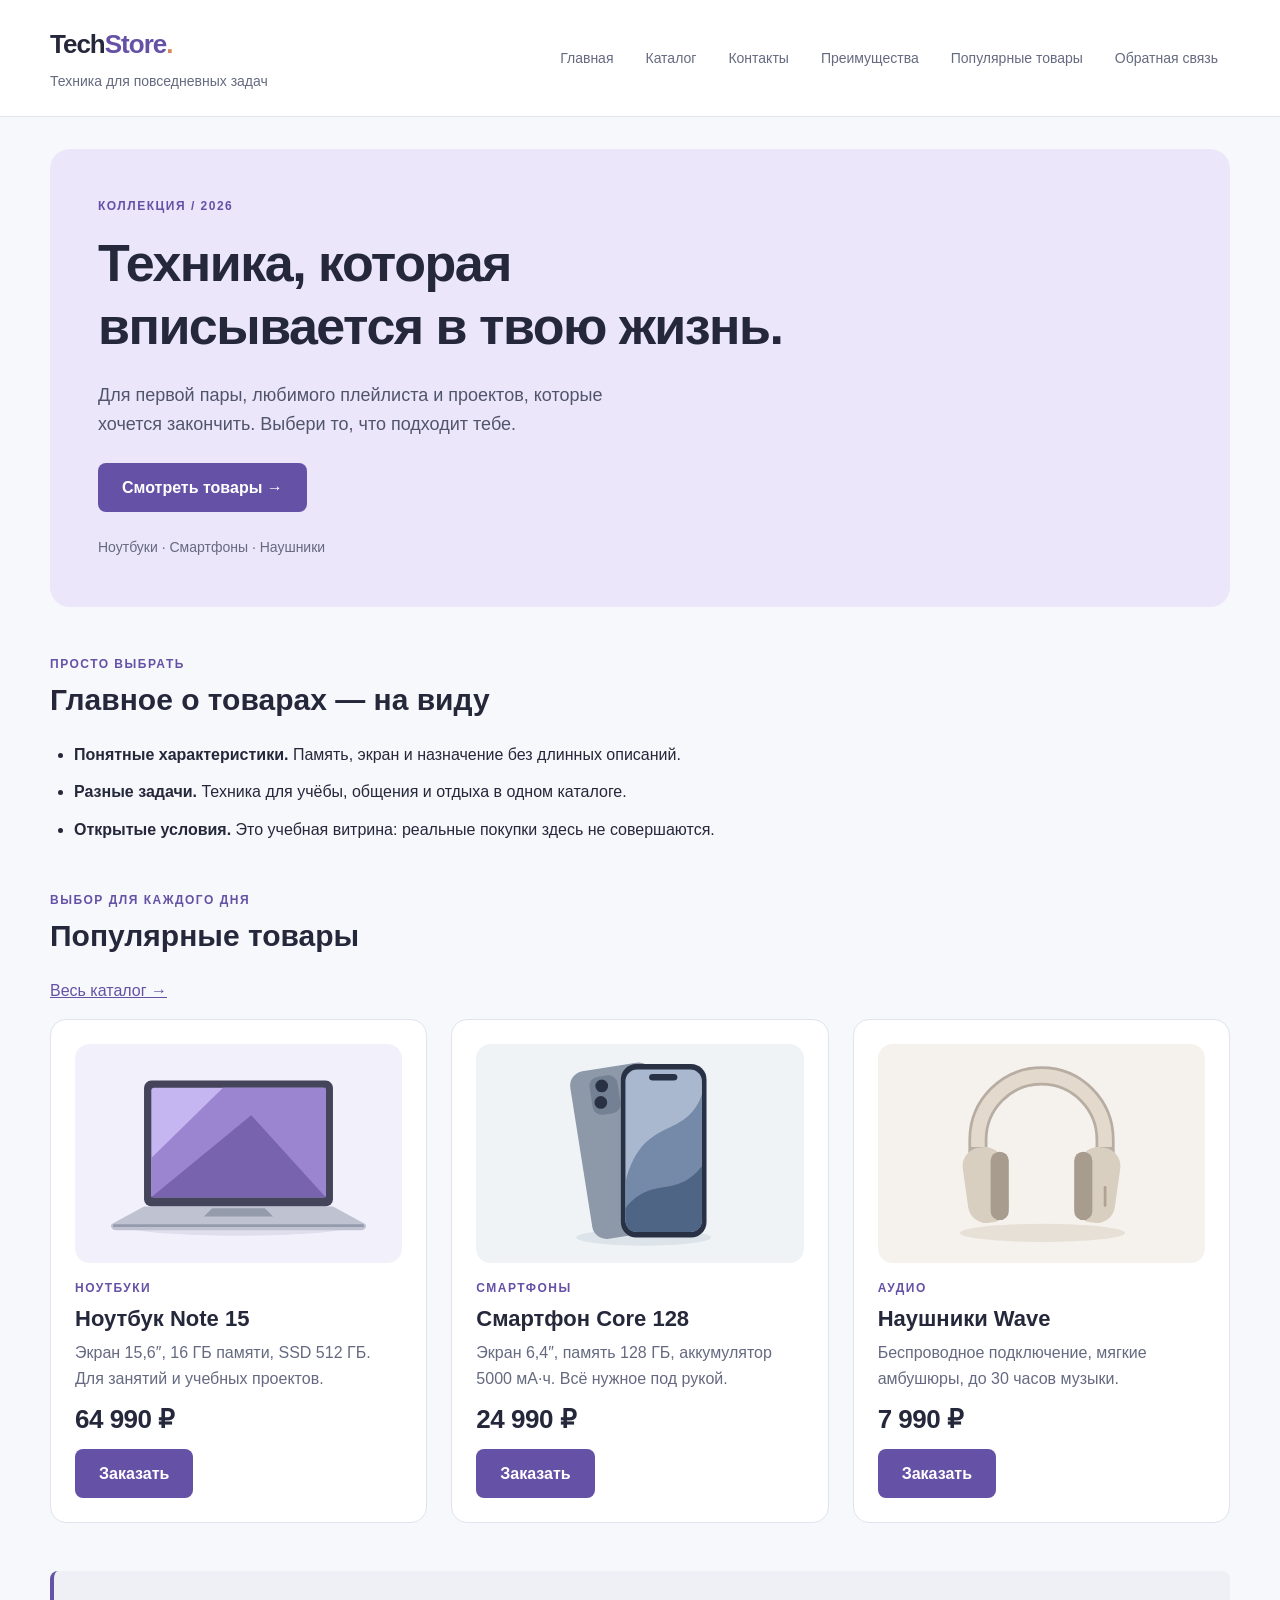
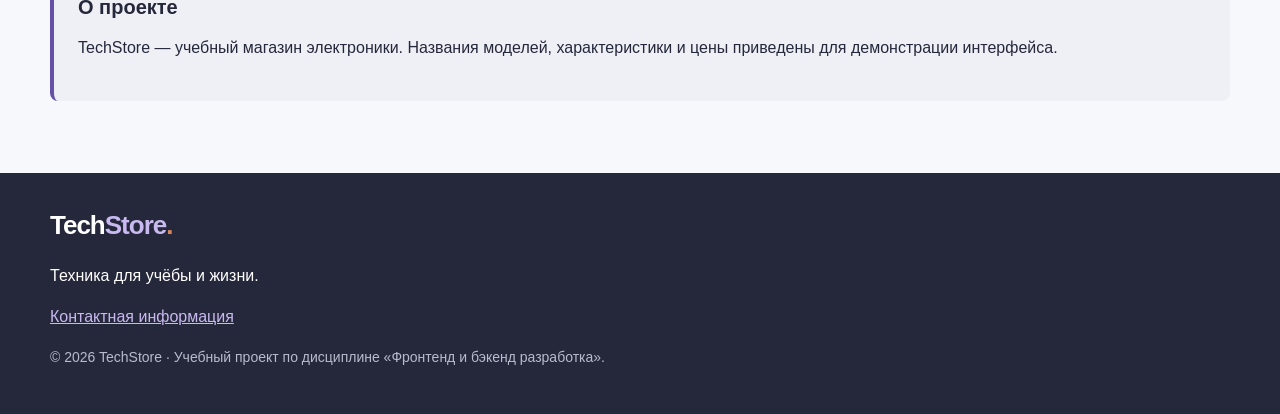
<file: index.html>
<!DOCTYPE html>
<html lang="ru">
<head>
  <meta charset="UTF-8">
  <meta name="viewport" content="width=device-width, initial-scale=1.0">
  <meta name="description" content="Учебная витрина TechStore: ноутбуки, смартфоны и наушники для учёбы и жизни.">
  <title>TechStore — техника для учёбы и жизни</title>
  <link rel="stylesheet" href="css/style.css?v=6">
  <script src="js/main.js?v=3" defer></script>
</head>
<body>
  <header>
    <div class="site-header">
      <div class="header-brand">
        <a class="site-logo" href="index.html">Tech<span>Store</span><span class="logo-dot">.</span></a>
        <p class="site-caption">Техника для повседневных задач</p>
      </div>
      <nav class="site-nav" aria-label="Основная навигация">
        <ul class="site-nav__list">
          <li><a href="index.html">Главная</a></li>
          <li><a href="catalog.html">Каталог</a></li>
          <li><a href="contacts.html">Контакты</a></li>
          <li><a href="index.html#advantages">Преимущества</a></li>
          <li><a href="index.html#popular">Популярные товары</a></li>
          <li><a href="index.html#contacts">Обратная связь</a></li>
        </ul>
      </nav>
    </div>
  </header>
  <main>
    <section class="hero">
      <p class="eyebrow">КОЛЛЕКЦИЯ / 2026</p>
      <h1>Техника, которая<br>вписывается в твою жизнь.</h1>
      <p class="hero-description">Для первой пары, любимого плейлиста и проектов, которые хочется закончить. Выбери то, что подходит тебе.</p>
      <a class="button" href="#popular">Смотреть товары →</a>
      <p class="hero-note">Ноутбуки · Смартфоны · Наушники</p>
    </section>
    <p class="success-message" id="success-message" role="status" hidden>Форма успешно отправлена! Это учебная проверка: данные не переданы и заказ не оформлен.</p>
    <section class="section" id="advantages">
      <p class="eyebrow">ПРОСТО ВЫБРАТЬ</p>
      <h2>Главное о товарах — на виду</h2>
      <ul class="advantages-list">
        <li><strong>Понятные характеристики.</strong> Память, экран и назначение без длинных описаний.</li>
        <li><strong>Разные задачи.</strong> Техника для учёбы, общения и отдыха в одном каталоге.</li>
        <li><strong>Открытые условия.</strong> Это учебная витрина: реальные покупки здесь не совершаются.</li>
      </ul>
    </section>
    <section class="section" id="popular">
      <p class="eyebrow">ВЫБОР ДЛЯ КАЖДОГО ДНЯ</p>
      <h2>Популярные товары</h2>
      <p><a href="catalog.html">Весь каталог →</a></p>
      <div class="products-grid">
        <article class="product-card" id="note-15">
          <img class="product-image" src="images/laptop.svg" width="360" height="240" alt="Серебристый ноутбук с фиолетовым экраном">
          <p class="product-category">НОУТБУКИ</p>
          <h3>Ноутбук Note 15</h3>
          <p class="product-description">Экран 15,6″, 16 ГБ памяти, SSD 512 ГБ. Для занятий и учебных проектов.</p>
          <p class="product-price">64 990 ₽</p>
          <button class="button product-card__button" type="button" data-product="Ноутбук Note 15">Заказать</button>
        </article>
        <article class="product-card" id="core-128">
          <img class="product-image" src="images/phone.svg" width="360" height="240" alt="Смартфон графитового цвета с большим экраном">
          <p class="product-category">СМАРТФОНЫ</p>
          <h3>Смартфон Core 128</h3>
          <p class="product-description">Экран 6,4″, память 128 ГБ, аккумулятор 5000 мА·ч. Всё нужное под рукой.</p>
          <p class="product-price">24 990 ₽</p>
          <button class="button product-card__button" type="button" data-product="Смартфон Core 128">Заказать</button>
        </article>
        <article class="product-card" id="wave">
          <img class="product-image" src="images/headphones.svg" width="360" height="240" alt="Беспроводные накладные наушники светлого цвета">
          <p class="product-category">АУДИО</p>
          <h3>Наушники Wave</h3>
          <p class="product-description">Беспроводное подключение, мягкие амбушюры, до 30 часов музыки.</p>
          <p class="product-price">7 990 ₽</p>
          <button class="button product-card__button" type="button" data-product="Наушники Wave">Заказать</button>
        </article>
      </div>
    </section>
    <aside class="aside-info">
      <h2>О проекте</h2>
      <p>TechStore — учебный магазин электроники. Названия моделей, характеристики и цены приведены для демонстрации интерфейса.</p>
    </aside>
  </main>
  <footer id="contacts">
    <div class="site-footer">
      <a class="site-logo" href="index.html">Tech<span>Store</span><span class="logo-dot">.</span></a>
      <p>Техника для учёбы и жизни.</p>
      <p><a href="contacts.html">Контактная информация</a></p>
      <p class="footer-note">© 2026 TechStore · Учебный проект по дисциплине «Фронтенд и бэкенд разработка».</p>
    </div>
  </footer>
  <dialog class="order-dialog" id="order-dialog" aria-labelledby="order-dialog-title">
    <h2 id="order-dialog-title">Оформление заявки</h2>
    <p id="selected-product-name"></p>
    <p class="form-note">Учебная форма. Данные проверяются только в браузере.</p>
    <form class="order-form" id="order-form" action="#" method="post" novalidate>
      <input id="selected-product" name="selected-product" type="hidden">
      <div class="form-field">
        <label for="order-name">Имя</label>
        <input id="order-name" name="name" type="text" minlength="2" maxlength="60" placeholder="Введите ваше имя" autocomplete="given-name" required>
      </div>
      <div class="form-field">
        <label for="order-email">E-mail</label>
        <input id="order-email" name="email" type="email" placeholder="example@mail.ru" autocomplete="email" required>
      </div>
      <div class="form-field">
        <label for="order-phone">Телефон</label>
        <input id="order-phone" name="phone" type="tel" inputmode="tel" autocomplete="tel" placeholder="+7 (900) 000-00-00" pattern="^\+7 \(\d{3}\) \d{3}-\d{2}-\d{2}$" aria-describedby="phone-hint" required>
        <small id="phone-hint">Формат: +7 (900) 000-00-00</small>
      </div>
      <div class="form-field">
        <label for="order-date">Дата связи (необязательно)</label>
        <input id="order-date" name="date" type="date">
      </div>
      <div class="form-field">
        <label for="order-topic">Тема заявки</label>
        <select id="order-topic" name="topic" required>
          <option value="">Выберите тему</option>
          <option value="product">Заказ товара</option>
          <option value="consultation">Консультация</option>
          <option value="delivery">Доставка</option>
        </select>
      </div>
      <div class="form-field">
        <label for="order-comment">Комментарий (необязательно)</label>
        <textarea id="order-comment" name="comment" rows="3" maxlength="1000" placeholder="Что вы хотите уточнить?"></textarea>
      </div>
      <div class="form-field form-field--checkbox">
        <label for="order-agreement"><input id="order-agreement" name="agreement" type="checkbox" required> Я согласен на обработку данных</label>
      </div>
      <div class="form-actions">
        <button class="button button-secondary" type="button" id="close-order-dialog">Закрыть</button>
        <button class="button" type="submit">Отправить заявку</button>
      </div>
    </form>
  </dialog>
</body>
</html>
</file>
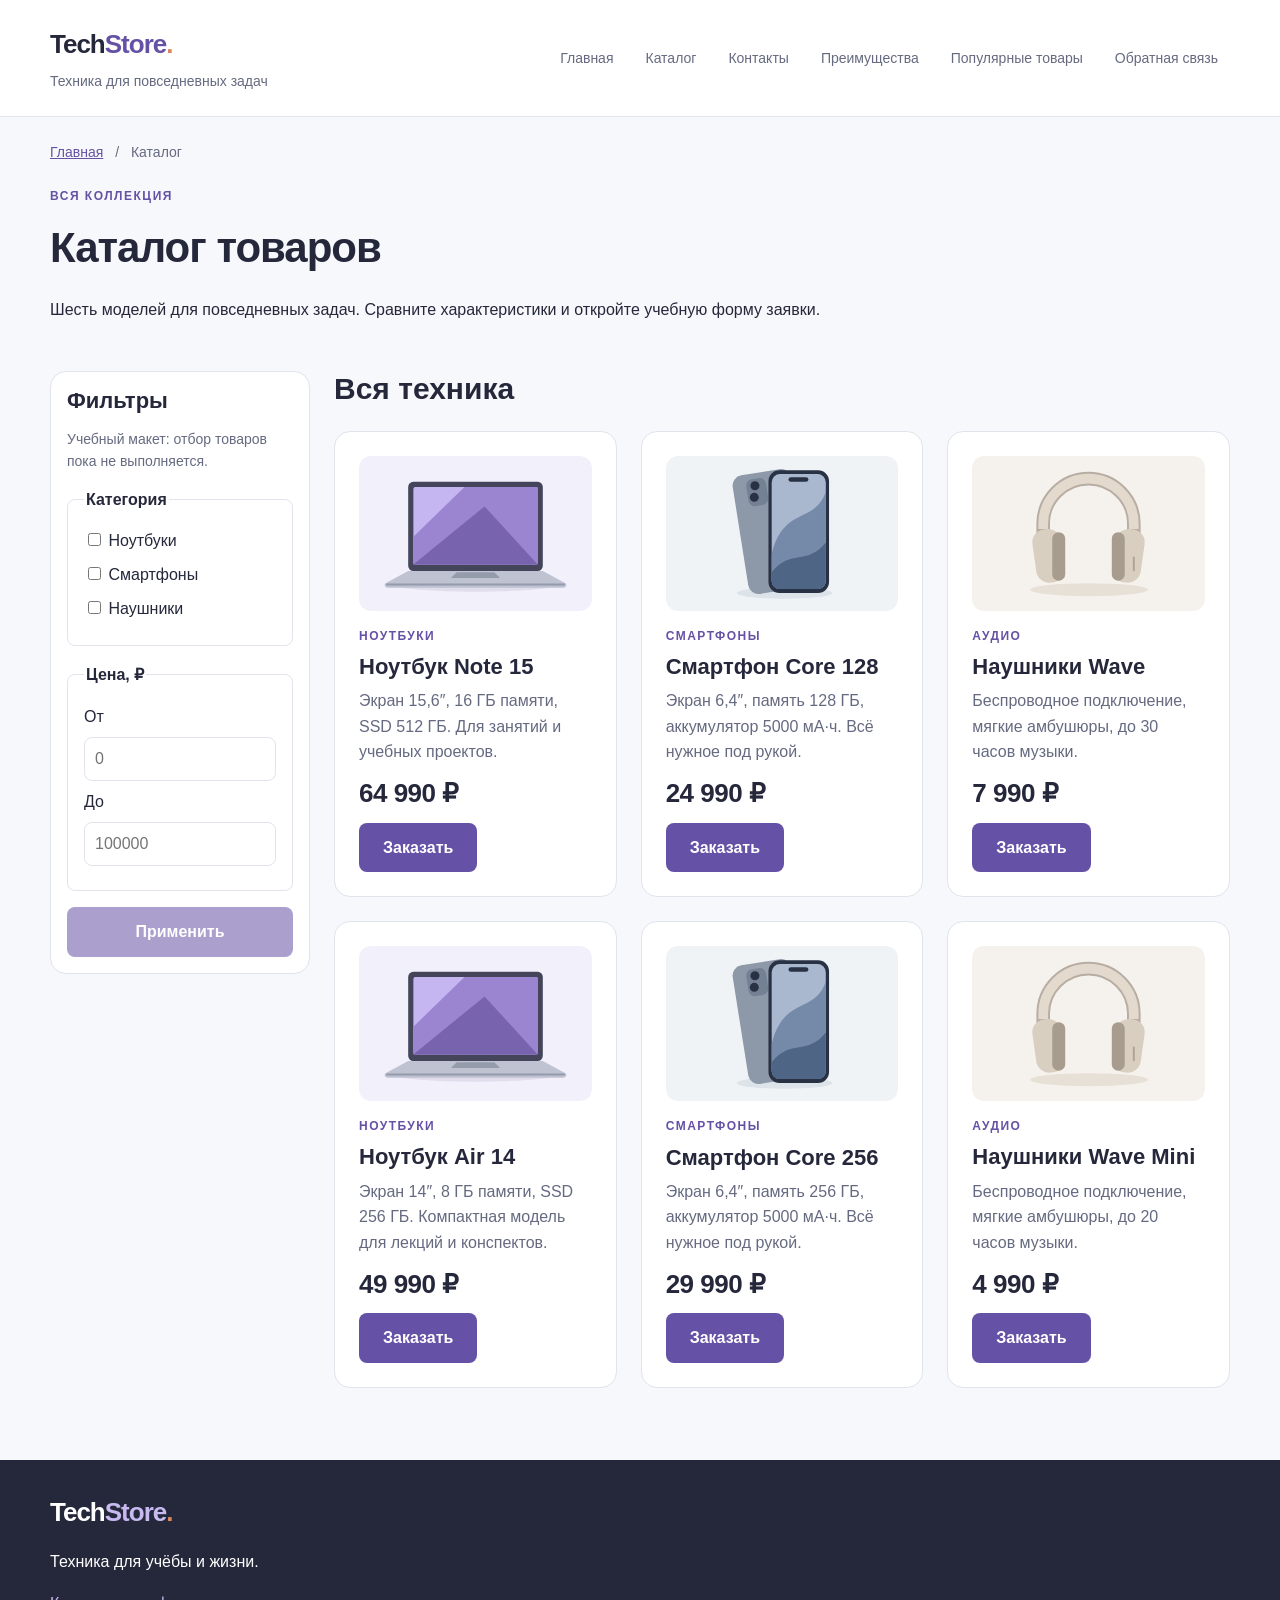
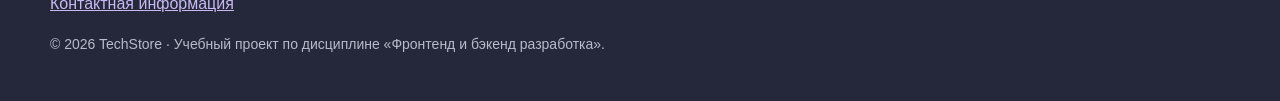
<file: catalog.html>
<!DOCTYPE html>
<html lang="ru">
<head>
  <meta charset="UTF-8">
  <meta name="viewport" content="width=device-width, initial-scale=1.0">
  <meta name="description" content="Каталог TechStore: учебные модели ноутбуков, смартфонов и наушников с характеристиками и ценами.">
  <title>Каталог товаров — TechStore</title>
  <link rel="stylesheet" href="css/style.css?v=6">
  <script src="js/main.js?v=3" defer></script>
</head>
<body>
  <header>
    <div class="site-header">
      <div class="header-brand">
        <a class="site-logo" href="index.html">Tech<span>Store</span><span class="logo-dot">.</span></a>
        <p class="site-caption">Техника для повседневных задач</p>
      </div>
      <nav class="site-nav" aria-label="Основная навигация">
        <ul class="site-nav__list">
          <li><a href="index.html">Главная</a></li>
          <li><a href="catalog.html">Каталог</a></li>
          <li><a href="contacts.html">Контакты</a></li>
          <li><a href="index.html#advantages">Преимущества</a></li>
          <li><a href="index.html#popular">Популярные товары</a></li>
          <li><a href="index.html#contacts">Обратная связь</a></li>
        </ul>
      </nav>
    </div>
  </header>
  <main>
    <nav class="breadcrumbs" aria-label="Хлебные крошки">
      <a href="index.html">Главная</a><span aria-current="page">Каталог</span>
    </nav>
    <section class="section">
      <p class="eyebrow">ВСЯ КОЛЛЕКЦИЯ</p>
      <h1 class="page-title">Каталог товаров</h1>
      <p>Шесть моделей для повседневных задач. Сравните характеристики и откройте учебную форму заявки.</p>
    </section>
    <p class="success-message" id="success-message" role="status" hidden>Форма успешно отправлена! Это учебная проверка: данные не переданы и заказ не оформлен.</p>
    <section class="catalog-layout" aria-label="Каталог и фильтры">
      <aside class="catalog-filters">
        <h2>Фильтры</h2>
        <p class="form-note" id="filters-note">Учебный макет: отбор товаров пока не выполняется.</p>
        <form class="filters-form" action="#" method="get">
          <fieldset>
            <legend>Категория</legend>
            <label for="category-laptops"><input id="category-laptops" name="category" type="checkbox" value="laptops"> Ноутбуки</label>
            <label for="category-phones"><input id="category-phones" name="category" type="checkbox" value="phones"> Смартфоны</label>
            <label for="category-audio"><input id="category-audio" name="category" type="checkbox" value="audio"> Наушники</label>
          </fieldset>
          <fieldset>
            <legend>Цена, ₽</legend>
            <label for="price-from">От</label>
            <input id="price-from" name="price-from" type="number" min="0" placeholder="0">
            <label for="price-to">До</label>
            <input id="price-to" name="price-to" type="number" min="0" placeholder="100000">
          </fieldset>
          <button class="button" type="submit" aria-describedby="filters-note" disabled>Применить</button>
        </form>
      </aside>
    <section class="catalog-products">
      <h2>Вся техника</h2>
      <div class="products-grid">
        <article class="product-card" id="note-15">
          <img class="product-image" src="images/laptop.svg" width="360" height="240" alt="Серебристый ноутбук с фиолетовым экраном">
          <p class="product-category">НОУТБУКИ</p>
          <h3>Ноутбук Note 15</h3>
          <p class="product-description">Экран 15,6″, 16 ГБ памяти, SSD 512 ГБ. Для занятий и учебных проектов.</p>
          <p class="product-price">64 990 ₽</p>
          <button class="button product-card__button" type="button" data-product="Ноутбук Note 15">Заказать</button>
        </article>
        <article class="product-card" id="core-128">
          <img class="product-image" src="images/phone.svg" width="360" height="240" alt="Смартфон графитового цвета с большим экраном">
          <p class="product-category">СМАРТФОНЫ</p>
          <h3>Смартфон Core 128</h3>
          <p class="product-description">Экран 6,4″, память 128 ГБ, аккумулятор 5000 мА·ч. Всё нужное под рукой.</p>
          <p class="product-price">24 990 ₽</p>
          <button class="button product-card__button" type="button" data-product="Смартфон Core 128">Заказать</button>
        </article>
        <article class="product-card" id="wave">
          <img class="product-image" src="images/headphones.svg" width="360" height="240" alt="Беспроводные накладные наушники светлого цвета">
          <p class="product-category">АУДИО</p>
          <h3>Наушники Wave</h3>
          <p class="product-description">Беспроводное подключение, мягкие амбушюры, до 30 часов музыки.</p>
          <p class="product-price">7 990 ₽</p>
          <button class="button product-card__button" type="button" data-product="Наушники Wave">Заказать</button>
        </article>
        <article class="product-card" id="air-14">
          <img class="product-image" src="images/laptop.svg" width="360" height="240" alt="Серебристый ноутбук с фиолетовым экраном">
          <p class="product-category">НОУТБУКИ</p>
          <h3>Ноутбук Air 14</h3>
          <p class="product-description">Экран 14″, 8 ГБ памяти, SSD 256 ГБ. Компактная модель для лекций и конспектов.</p>
          <p class="product-price">49 990 ₽</p>
          <button class="button product-card__button" type="button" data-product="Ноутбук Air 14">Заказать</button>
        </article>
        <article class="product-card" id="core-256">
          <img class="product-image" src="images/phone.svg" width="360" height="240" alt="Смартфон графитового цвета с большим экраном">
          <p class="product-category">СМАРТФОНЫ</p>
          <h3>Смартфон Core 256</h3>
          <p class="product-description">Экран 6,4″, память 256 ГБ, аккумулятор 5000 мА·ч. Всё нужное под рукой.</p>
          <p class="product-price">29 990 ₽</p>
          <button class="button product-card__button" type="button" data-product="Смартфон Core 256">Заказать</button>
        </article>
        <article class="product-card" id="wave-mini">
          <img class="product-image" src="images/headphones.svg" width="360" height="240" alt="Беспроводные накладные наушники светлого цвета">
          <p class="product-category">АУДИО</p>
          <h3>Наушники Wave Mini</h3>
          <p class="product-description">Беспроводное подключение, мягкие амбушюры, до 20 часов музыки.</p>
          <p class="product-price">4 990 ₽</p>
          <button class="button product-card__button" type="button" data-product="Наушники Wave Mini">Заказать</button>
        </article>
      </div>
    </section>
    </section>
  </main>
  <footer id="contacts">
    <div class="site-footer">
      <a class="site-logo" href="index.html">Tech<span>Store</span><span class="logo-dot">.</span></a>
      <p>Техника для учёбы и жизни.</p>
      <p><a href="contacts.html">Контактная информация</a></p>
      <p class="footer-note">© 2026 TechStore · Учебный проект по дисциплине «Фронтенд и бэкенд разработка».</p>
    </div>
  </footer>
  <dialog class="order-dialog" id="order-dialog" aria-labelledby="order-dialog-title">
    <h2 id="order-dialog-title">Оформление заявки</h2>
    <p id="selected-product-name"></p>
    <p class="form-note">Учебная форма. Данные проверяются только в браузере.</p>
    <form class="order-form" id="order-form" action="#" method="post" novalidate>
      <input id="selected-product" name="selected-product" type="hidden">
      <div class="form-field">
        <label for="order-name">Имя</label>
        <input id="order-name" name="name" type="text" minlength="2" maxlength="60" placeholder="Введите ваше имя" autocomplete="given-name" required>
      </div>
      <div class="form-field">
        <label for="order-email">E-mail</label>
        <input id="order-email" name="email" type="email" placeholder="example@mail.ru" autocomplete="email" required>
      </div>
      <div class="form-field">
        <label for="order-phone">Телефон</label>
        <input id="order-phone" name="phone" type="tel" inputmode="tel" autocomplete="tel" placeholder="+7 (900) 000-00-00" pattern="^\+7 \(\d{3}\) \d{3}-\d{2}-\d{2}$" aria-describedby="phone-hint" required>
        <small id="phone-hint">Формат: +7 (900) 000-00-00</small>
      </div>
      <div class="form-field">
        <label for="order-date">Дата связи (необязательно)</label>
        <input id="order-date" name="date" type="date">
      </div>
      <div class="form-field">
        <label for="order-topic">Тема заявки</label>
        <select id="order-topic" name="topic" required>
          <option value="">Выберите тему</option>
          <option value="product">Заказ товара</option>
          <option value="consultation">Консультация</option>
          <option value="delivery">Доставка</option>
        </select>
      </div>
      <div class="form-field">
        <label for="order-comment">Комментарий (необязательно)</label>
        <textarea id="order-comment" name="comment" rows="3" maxlength="1000" placeholder="Что вы хотите уточнить?"></textarea>
      </div>
      <div class="form-field form-field--checkbox">
        <label for="order-agreement"><input id="order-agreement" name="agreement" type="checkbox" required> Я согласен на обработку данных</label>
      </div>
      <div class="form-actions">
        <button class="button button-secondary" type="button" id="close-order-dialog">Закрыть</button>
        <button class="button" type="submit">Отправить заявку</button>
      </div>
    </form>
  </dialog>
</body>
</html>
</file>
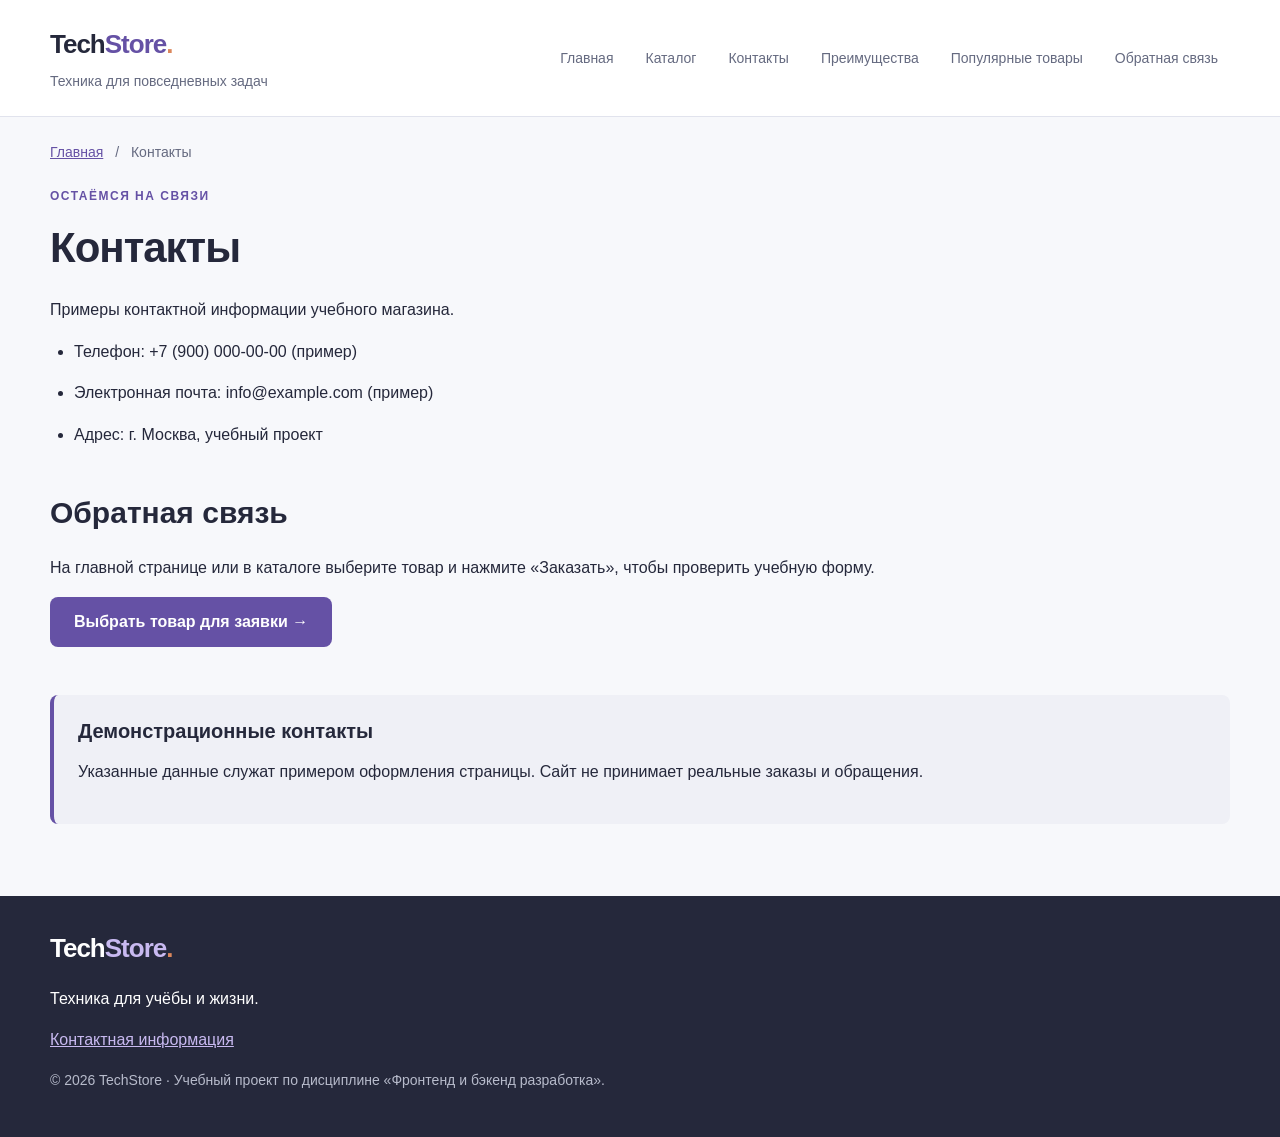
<file: contacts.html>
<!DOCTYPE html>
<html lang="ru">
<head>
  <meta charset="UTF-8">
  <meta name="viewport" content="width=device-width, initial-scale=1.0">
  <meta name="description" content="Контактная страница учебного проекта TechStore и переход к демонстрационной форме заявки.">
  <title>Контакты — TechStore</title>
  <link rel="stylesheet" href="css/style.css?v=6">
</head>
<body>
  <header>
    <div class="site-header">
      <div class="header-brand">
        <a class="site-logo" href="index.html">Tech<span>Store</span><span class="logo-dot">.</span></a>
        <p class="site-caption">Техника для повседневных задач</p>
      </div>
      <nav class="site-nav" aria-label="Основная навигация">
        <ul class="site-nav__list">
          <li><a href="index.html">Главная</a></li>
          <li><a href="catalog.html">Каталог</a></li>
          <li><a href="contacts.html">Контакты</a></li>
          <li><a href="index.html#advantages">Преимущества</a></li>
          <li><a href="index.html#popular">Популярные товары</a></li>
          <li><a href="index.html#contacts">Обратная связь</a></li>
        </ul>
      </nav>
    </div>
  </header>
  <main>
    <nav class="breadcrumbs" aria-label="Хлебные крошки">
      <a href="index.html">Главная</a><span aria-current="page">Контакты</span>
    </nav>
    <section class="section">
      <p class="eyebrow">ОСТАЁМСЯ НА СВЯЗИ</p>
      <h1 class="page-title">Контакты</h1>
      <p>Примеры контактной информации учебного магазина.</p>
      <address class="contact-details">
        <ul>
          <li>Телефон: +7 (900) 000-00-00 (пример)</li>
          <li>Электронная почта: info@example.com (пример)</li>
          <li>Адрес: г. Москва, учебный проект</li>
        </ul>
      </address>
    </section>
    <section class="section" id="feedback">
      <h2>Обратная связь</h2>
      <p>На главной странице или в каталоге выберите товар и нажмите «Заказать», чтобы проверить учебную форму.</p>
      <a class="button" href="index.html#popular">Выбрать товар для заявки →</a>
    </section>
    <aside class="aside-info">
      <h2>Демонстрационные контакты</h2>
      <p>Указанные данные служат примером оформления страницы. Сайт не принимает реальные заказы и обращения.</p>
    </aside>
  </main>
  <footer id="contacts">
    <div class="site-footer">
      <a class="site-logo" href="index.html">Tech<span>Store</span><span class="logo-dot">.</span></a>
      <p>Техника для учёбы и жизни.</p>
      <p><a href="contacts.html">Контактная информация</a></p>
      <p class="footer-note">© 2026 TechStore · Учебный проект по дисциплине «Фронтенд и бэкенд разработка».</p>
    </div>
  </footer>

</body>
</html>
</file>
<file: css/style.css>
/* 1. Переменные проекта */
:root {
  --color-text: #25283b;
  --color-muted: #656a80;
  --color-primary: #6551a5;
  --color-primary-dark: #4c3c80;
  --color-bg: #f7f8fb;
  --color-white: #ffffff;
  --color-border: #e1e3ed;
  --color-surface: #eff0f6;
  --color-accent: #ebe6fa;
  --color-secondary-text: #51556c;
  --color-footer-muted: #b7bbcb;
  --color-footer-accent: #c8b9f0;
  --color-warm: #db875c;
  --color-danger: #b32640;
  --color-success: #267048;
  --color-success-bg: #eaf5ed;
  --color-success-text: #235d3d;
  --space-xs: 4px;
  --space-sm: 8px;
  --space-md: 16px;
  --space-lg: 24px;
  --space-xl: 32px;
  --space-2xl: 48px;
  --radius-sm: 8px;
  --radius-md: 12px;
  --radius-lg: 16px;
  --radius-xl: 20px;
  --container-width: 1180px;
}

/* 2. Базовые стили */
* {
  box-sizing: border-box;
}

body {
  margin: 0;
  font-family: Arial, sans-serif;
  font-size: 16px;
  line-height: 1.6;
  color: var(--color-text);
  background-color: var(--color-bg);
}

header,
main,
footer {
  padding: var(--space-lg);
}

header {
  background-color: var(--color-white);
  border-bottom: 1px solid var(--color-border);
}

h1,
h2,
h3 {
  line-height: 1.2;
}

h2 {
  margin: 0 0 var(--space-lg);
  font-size: 30px;
}

a {
  color: var(--color-primary);
}

/* 3. Общие элементы интерфейса */
.button {
  display: inline-block;
  padding: 12px var(--space-lg);
  border: none;
  border-radius: var(--radius-sm);
  background-color: var(--color-primary);
  color: var(--color-white);
  font: inherit;
  font-weight: 700;
  text-decoration: none;
  cursor: pointer;
}

.button:hover:not(:disabled) {
  background-color: var(--color-primary-dark);
  color: var(--color-white);
}

a:hover {
  color: var(--color-primary-dark);
}

a:focus-visible,
button:focus-visible,
input:focus-visible,
select:focus-visible,
textarea:focus-visible {
  outline: 2px solid var(--color-primary);
  outline-offset: 3px;
}

.button:disabled {
  opacity: 0.55;
  cursor: not-allowed;
}

/* 4. Компоненты страницы */
.site-header,
.site-footer {
  max-width: var(--container-width);
  margin: 0 auto;
}

.site-logo {
  font-size: 26px;
  font-weight: 700;
  letter-spacing: -1px;
  color: var(--color-text);
  text-decoration: none;
}

.site-logo span {
  color: var(--color-primary);
}

.site-logo .logo-dot {
  color: var(--color-warm);
}

.site-caption,
.footer-note {
  color: var(--color-muted);
  font-size: 14px;
}

.site-caption {
  margin: var(--space-xs) 0 0;
}

.site-nav__list {
  display: flex;
  flex-wrap: wrap;
  justify-content: flex-end;
  align-items: center;
  gap: var(--space-sm);
  padding: 0;
  margin: 0;
  list-style: none;
}

.site-nav__list li {
  margin: 0;
}

.site-nav__list a {
  display: inline-block;
  padding: var(--space-sm) 12px;
  border-radius: var(--radius-sm);
  color: var(--color-muted);
  font-size: 14px;
  text-decoration: none;
}

.site-nav__list a:hover {
  background-color: var(--color-primary);
  color: var(--color-white);
}

/* Основные разделы страницы. */
.hero {
  max-width: var(--container-width);
  margin: var(--space-sm) auto var(--space-2xl);
  padding: var(--space-2xl);
  border-radius: var(--radius-xl);
  background-color: var(--color-accent);
}

.hero h1 {
  margin: var(--space-md) 0 var(--space-lg);
  font-size: 52px;
  letter-spacing: -1.5px;
}

.eyebrow,
.product-category {
  margin: 0 0 var(--space-sm);
  font-size: 12px;
  font-weight: 700;
  letter-spacing: 1.5px;
  color: var(--color-primary);
}

.hero-description {
  max-width: 560px;
  margin: 0 0 var(--space-lg);
  color: var(--color-secondary-text);
  font-size: 18px;
}

.hero-note {
  margin: var(--space-lg) 0 0;
  font-size: 14px;
  color: var(--color-muted);
}

.section {
  max-width: var(--container-width);
  margin: 0 auto var(--space-2xl);
}

.advantages-list {
  padding-left: var(--space-lg);
}

.advantages-list li {
  margin-bottom: 12px;
}

/* Карточки товаров. */
.product-card {
  display: flex;
  flex-direction: column;
  gap: var(--space-sm);
  min-width: 0;
  margin-bottom: 0;
  padding: var(--space-lg);
  border: 1px solid var(--color-border);
  border-radius: var(--radius-lg);
  background-color: var(--color-white);
}

.product-card:hover {
  border-color: var(--color-primary);
}

.product-image {
  display: block;
  width: 100%;
  max-width: 360px;
  height: auto;
  margin-bottom: var(--space-sm);
  border-radius: var(--radius-md);
}

.product-card h3 {
  margin: 0;
  font-size: 22px;
}

.product-description {
  color: var(--color-muted);
}

.product-price {
  margin: var(--space-md) 0;
  font-size: 26px;
  font-weight: 700;
  letter-spacing: -0.5px;
}

.aside-info {
  max-width: var(--container-width);
  margin: 0 auto var(--space-2xl);
  padding: var(--space-lg);
  border-left: 4px solid var(--color-primary);
  border-radius: var(--radius-sm);
  background-color: var(--color-surface);
}

.aside-info h2 {
  margin: 0 0 var(--space-sm);
  font-size: 20px;
}

/* Подвал. */
footer {
  padding-top: var(--space-xl);
  padding-bottom: var(--space-xl);
  background-color: var(--color-text);
  color: var(--color-white);
}

footer .site-logo {
  color: var(--color-white);
}

footer .site-logo span {
  color: var(--color-footer-accent);
}

footer .footer-note {
  color: var(--color-footer-muted);
}

/* 5. Форма и модальное окно */
.order-dialog {
  width: min(100% - 32px, 560px);
  max-height: 90vh;
  overflow-y: auto;
  padding: var(--space-lg);
  border: none;
  border-radius: var(--radius-lg);
  color: var(--color-text);
}

.order-dialog h2 {
  margin-bottom: var(--space-sm);
  font-size: 26px;
}

.order-dialog::backdrop {
  background-color: rgba(25, 28, 45, 0.6);
}

.form-note,
.form-field small {
  color: var(--color-muted);
  font-size: 14px;
}

.form-field {
  margin-bottom: var(--space-md);
}

.form-field label {
  display: block;
  margin-bottom: var(--space-xs);
}

.form-field input,
.form-field select,
.form-field textarea {
  width: 100%;
  padding: 10px 12px;
  border: 1px solid var(--color-border);
  border-radius: var(--radius-sm);
  color: var(--color-text);
  background-color: var(--color-white);
  font: inherit;
}

.form-field textarea {
  resize: vertical;
}

.form-field input[type="checkbox"] {
  width: auto;
  margin-right: var(--space-sm);
}

.form-field small {
  display: block;
  margin-top: var(--space-xs);
}

.form-field input:hover,
.form-field select:hover,
.form-field textarea:hover,
.form-field input:focus,
.form-field select:focus,
.form-field textarea:focus {
  border-color: var(--color-primary);
}

.form-field input[aria-invalid="true"],
.form-field select[aria-invalid="true"],
.form-field textarea[aria-invalid="true"] {
  border-color: var(--color-danger);
  outline: 1px solid var(--color-danger);
}

.form-actions {
  margin-top: var(--space-lg);
}

.form-actions .button {
  margin: 0 var(--space-sm) var(--space-sm) 0;
}

.button-secondary {
  background-color: var(--color-surface);
  color: var(--color-text);
}

.button-secondary:hover:not(:disabled) {
  background-color: var(--color-border);
  color: var(--color-text);
}

.success-message {
  max-width: var(--container-width);
  margin: var(--space-lg) auto;
  padding: var(--space-md);
  border-left: 4px solid var(--color-success);
  border-radius: var(--radius-sm);
  background-color: var(--color-success-bg);
  color: var(--color-success-text);
}

/* Навигация многостраничного сайта. */
html {
  scroll-behavior: smooth;
}

.breadcrumbs {
  max-width: var(--container-width);
  margin: 0 auto var(--space-lg);
  color: var(--color-muted);
  font-size: 14px;
}

.breadcrumbs span::before {
  content: " / ";
  padding: 0 var(--space-sm);
}

.page-title {
  margin: var(--space-md) 0 var(--space-lg);
  font-size: 42px;
  letter-spacing: -1px;
}

.contact-details {
  font-style: normal;
}

.contact-details ul {
  padding-left: var(--space-lg);
}

.contact-details li {
  margin-bottom: var(--space-md);
}

:target {
  outline: 2px dashed var(--color-primary);
  outline-offset: 4px;
}

footer a {
  color: var(--color-footer-accent);
}

footer a:hover {
  color: var(--color-white);
}

/* 6. Раскладка Flexbox и Grid */
.site-header {
  display: flex;
  flex-wrap: wrap;
  justify-content: space-between;
  align-items: center;
  gap: var(--space-lg);
}

.header-brand {
  flex-shrink: 0;
}

.products-grid {
  display: grid;
  grid-template-columns: repeat(3, 1fr);
  gap: var(--space-lg);
}

.product-card p {
  margin: 0;
}

.product-card .button {
  margin-top: auto;
  align-self: flex-start;
}

.catalog-layout {
  max-width: var(--container-width);
  margin: 0 auto var(--space-2xl);
  display: grid;
  grid-template-columns: 260px 1fr;
  grid-template-areas: "filters products";
  gap: var(--space-lg);
}

.catalog-filters {
  grid-area: filters;
  align-self: start;
  padding: var(--space-md);
  border: 1px solid var(--color-border);
  border-radius: var(--radius-lg);
  background-color: var(--color-white);
}

.catalog-filters h2 {
  margin-bottom: var(--space-sm);
  font-size: 22px;
}

.catalog-products {
  grid-area: products;
  min-width: 0;
}

.filters-form {
  display: grid;
  gap: var(--space-md);
}

.filters-form fieldset {
  min-width: 0;
  margin: 0;
  padding: var(--space-md);
  border: 1px solid var(--color-border);
  border-radius: var(--radius-sm);
}

.filters-form legend {
  font-weight: 700;
}

.filters-form label {
  display: block;
  margin-bottom: var(--space-sm);
}

.filters-form input[type="number"] {
  width: 100%;
  margin-bottom: var(--space-sm);
  padding: var(--space-sm) 10px;
  border: 1px solid var(--color-border);
  border-radius: var(--radius-sm);
  color: var(--color-text);
  font: inherit;
}
</file>
